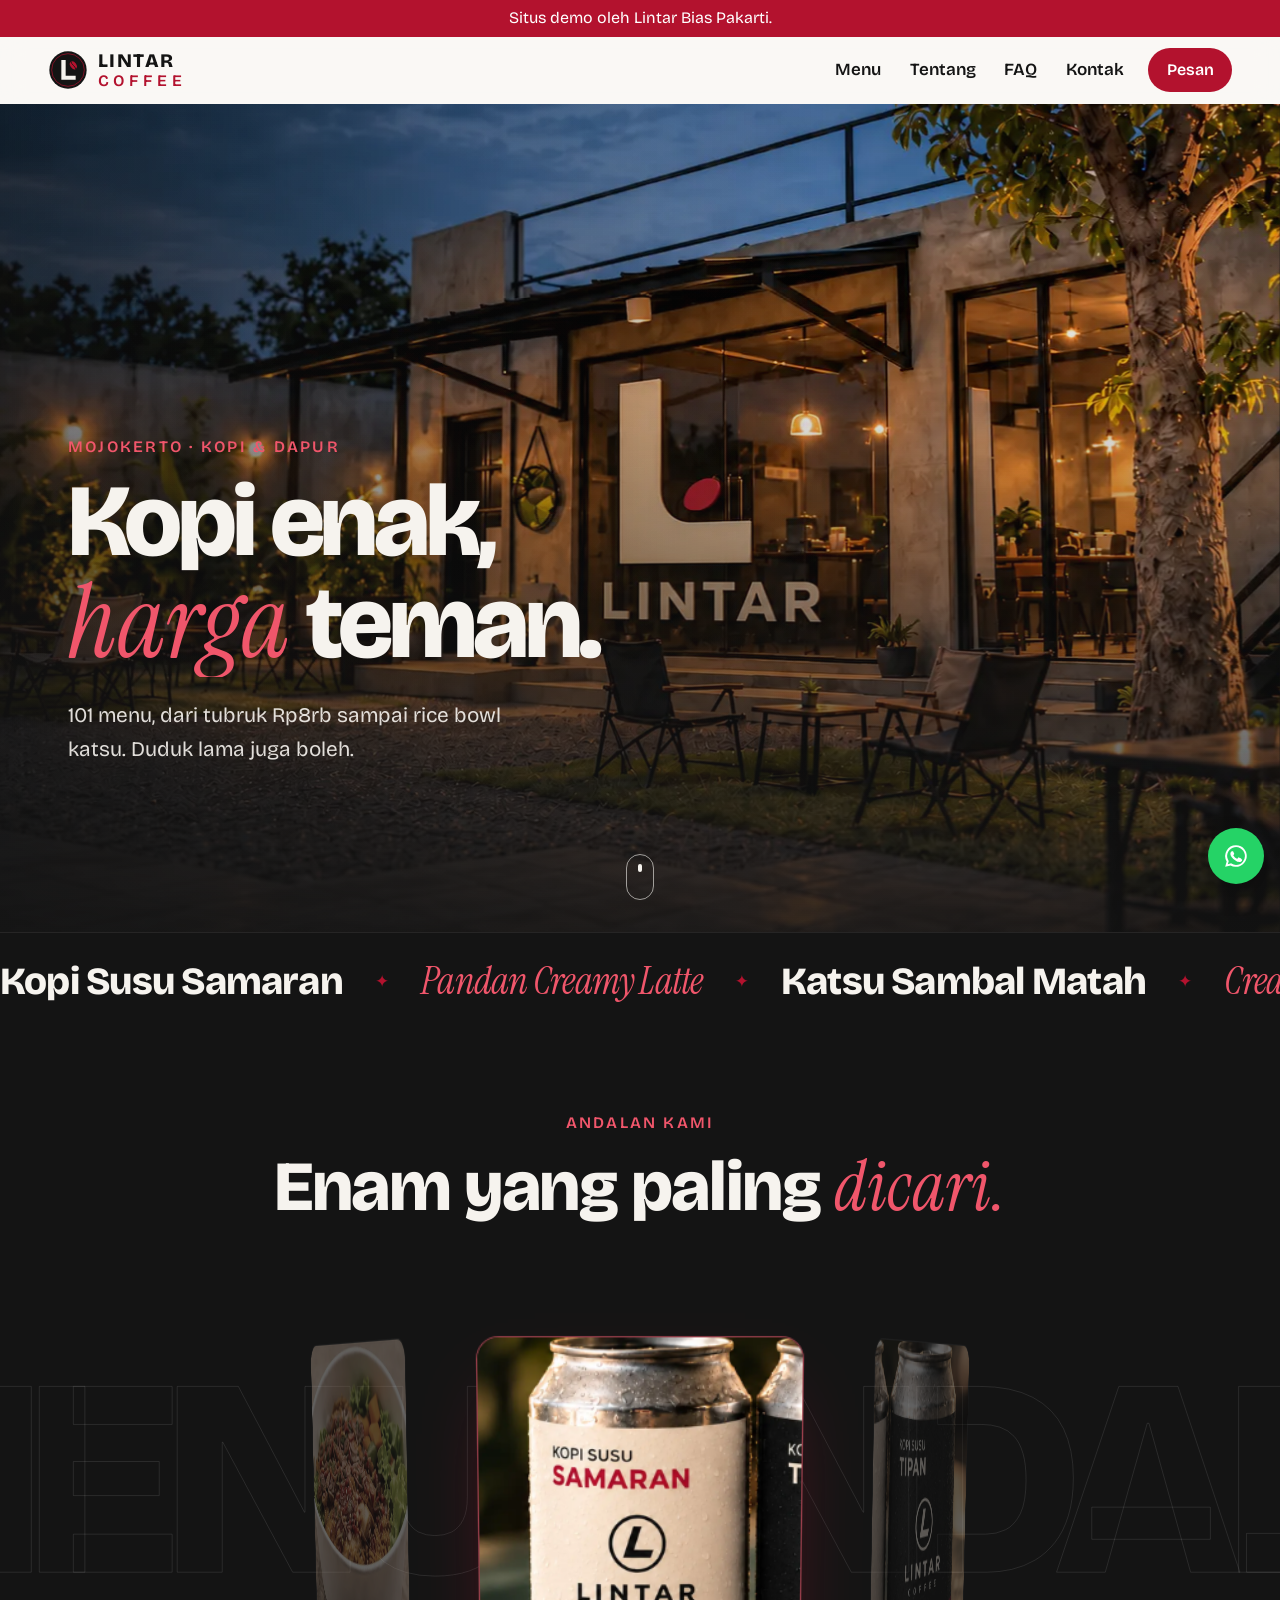
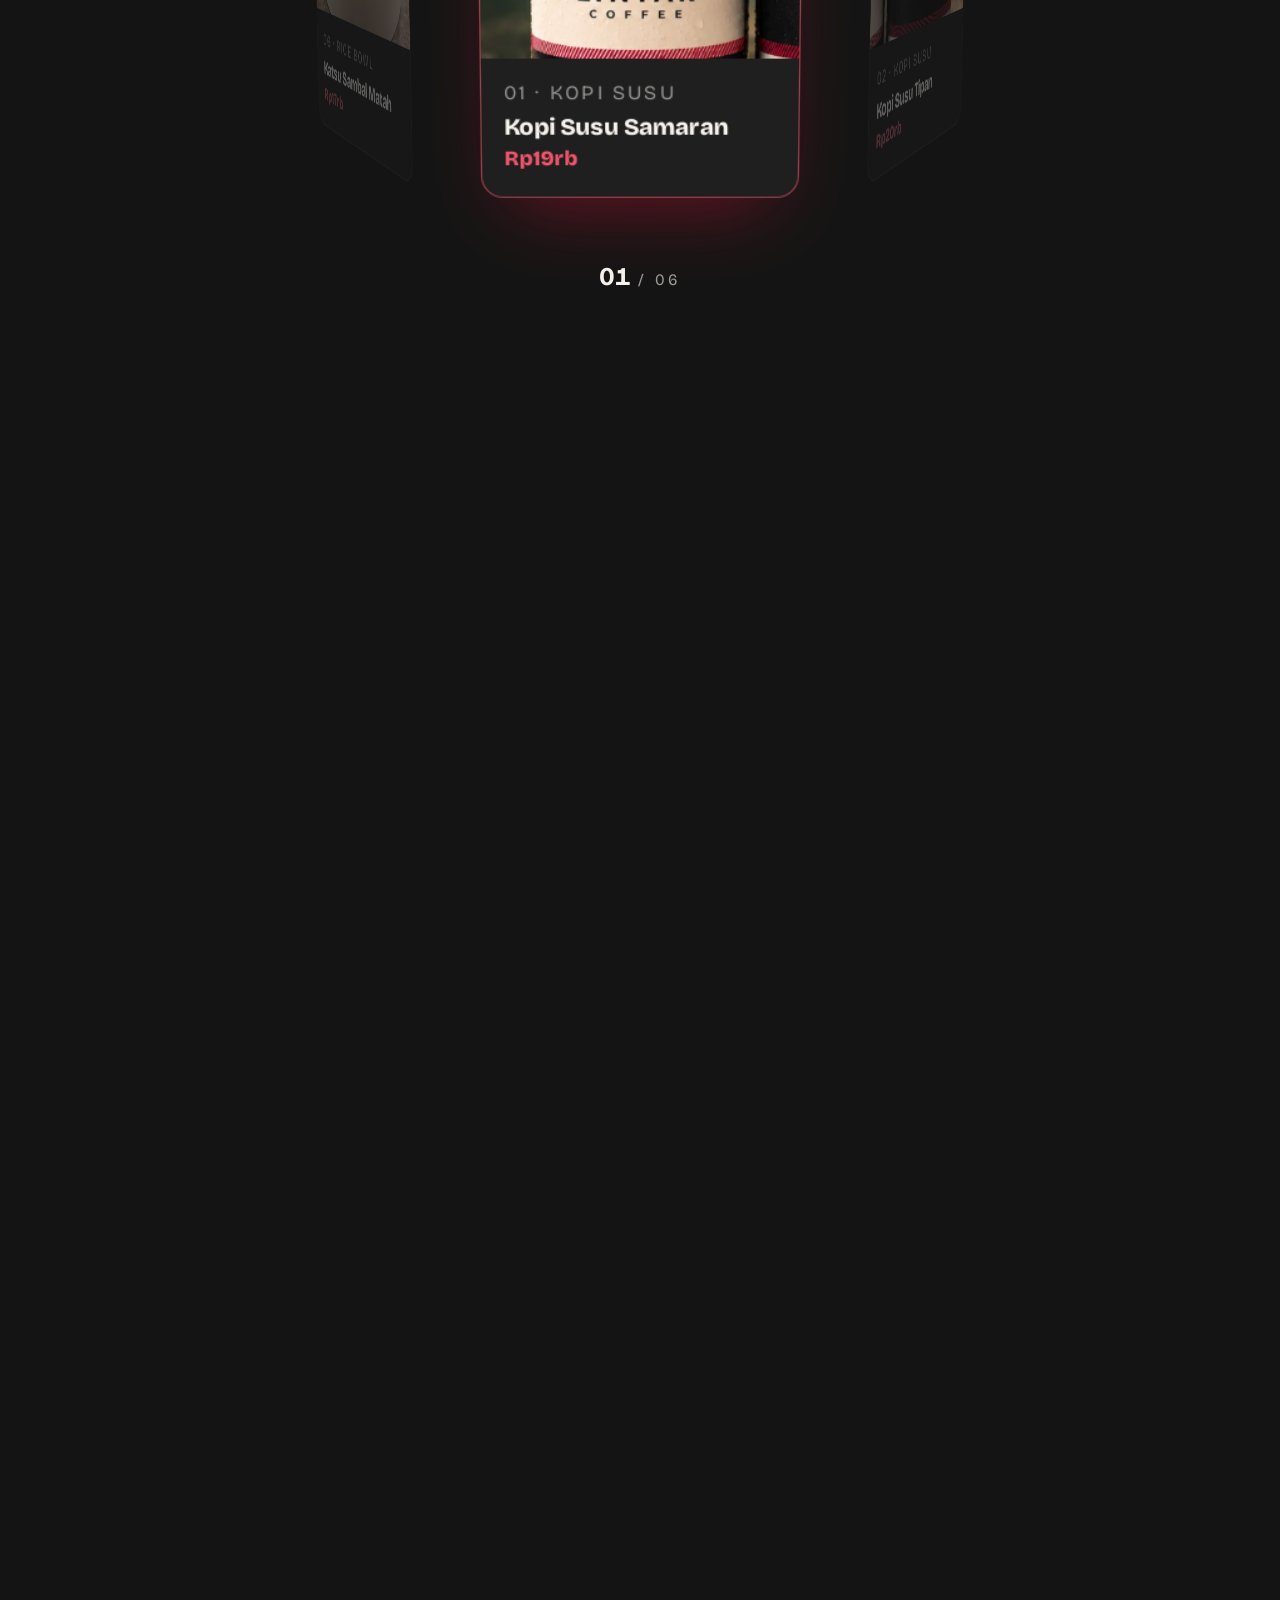
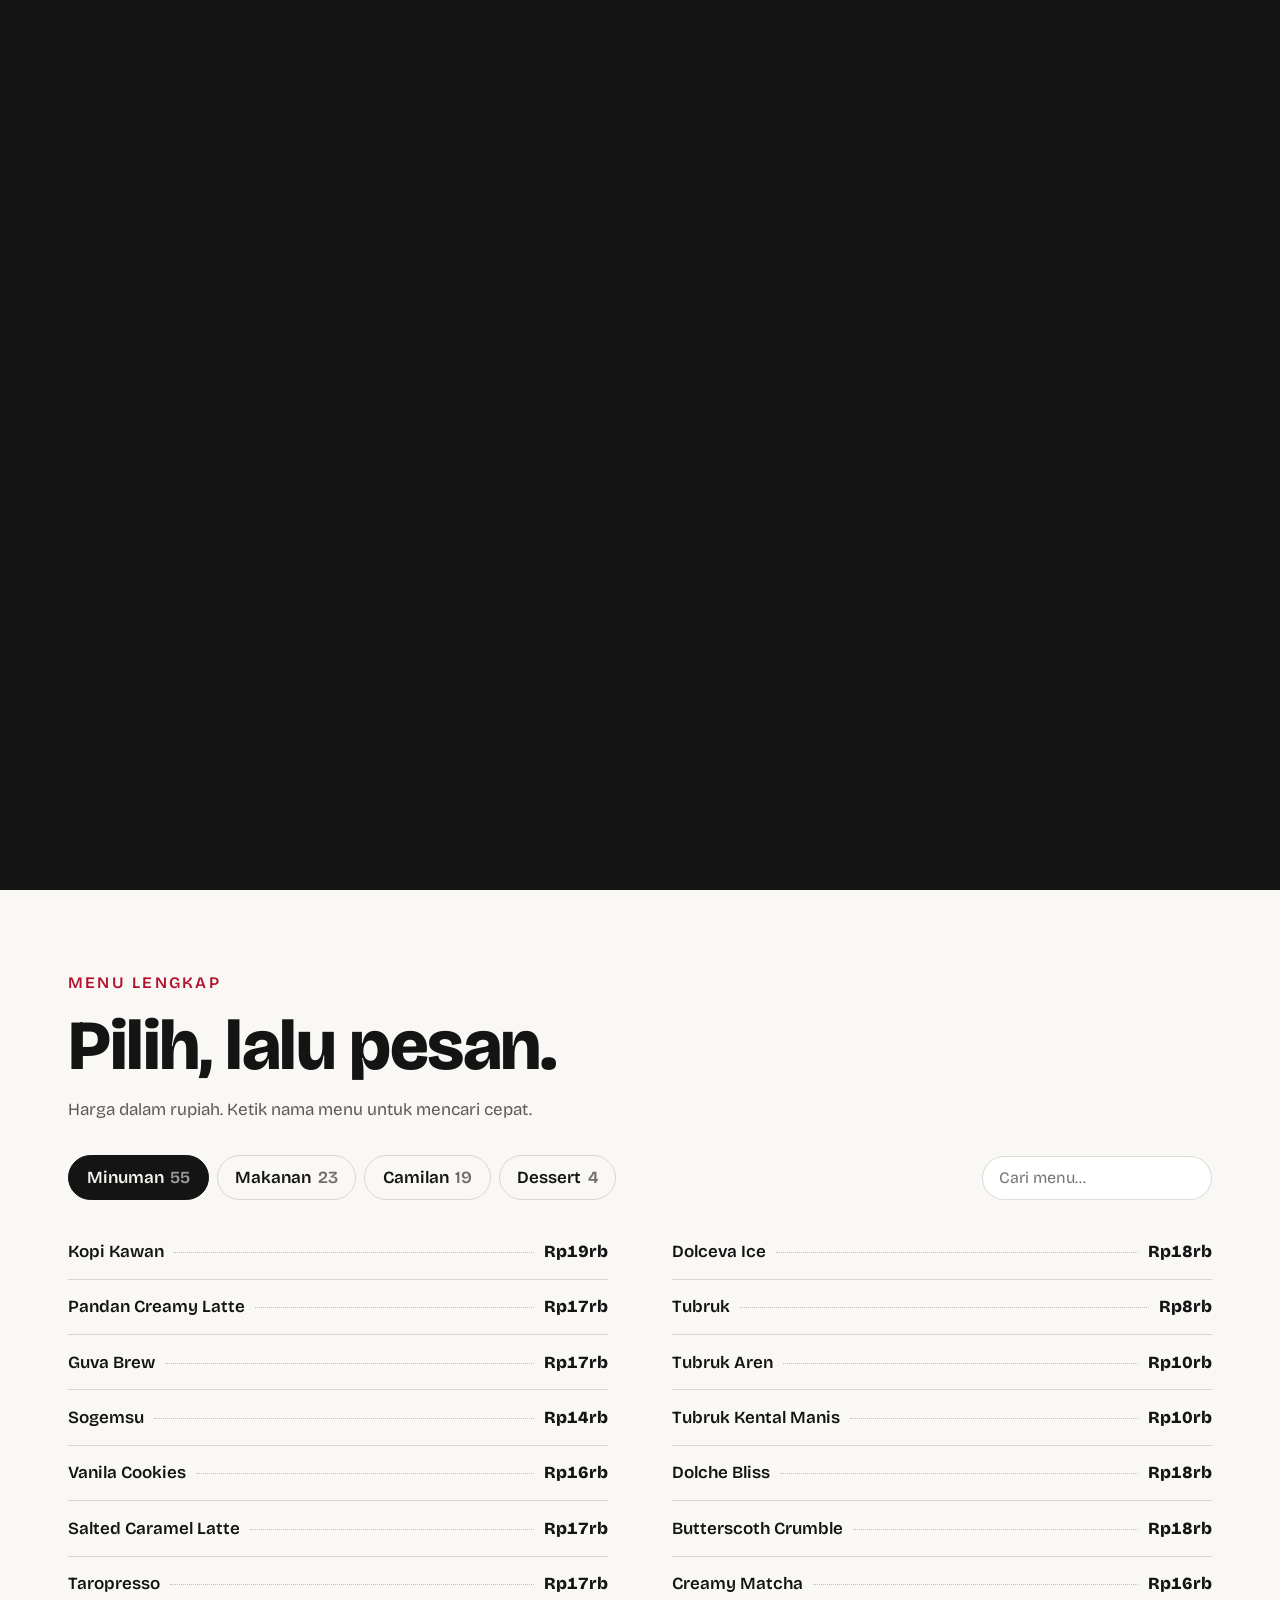
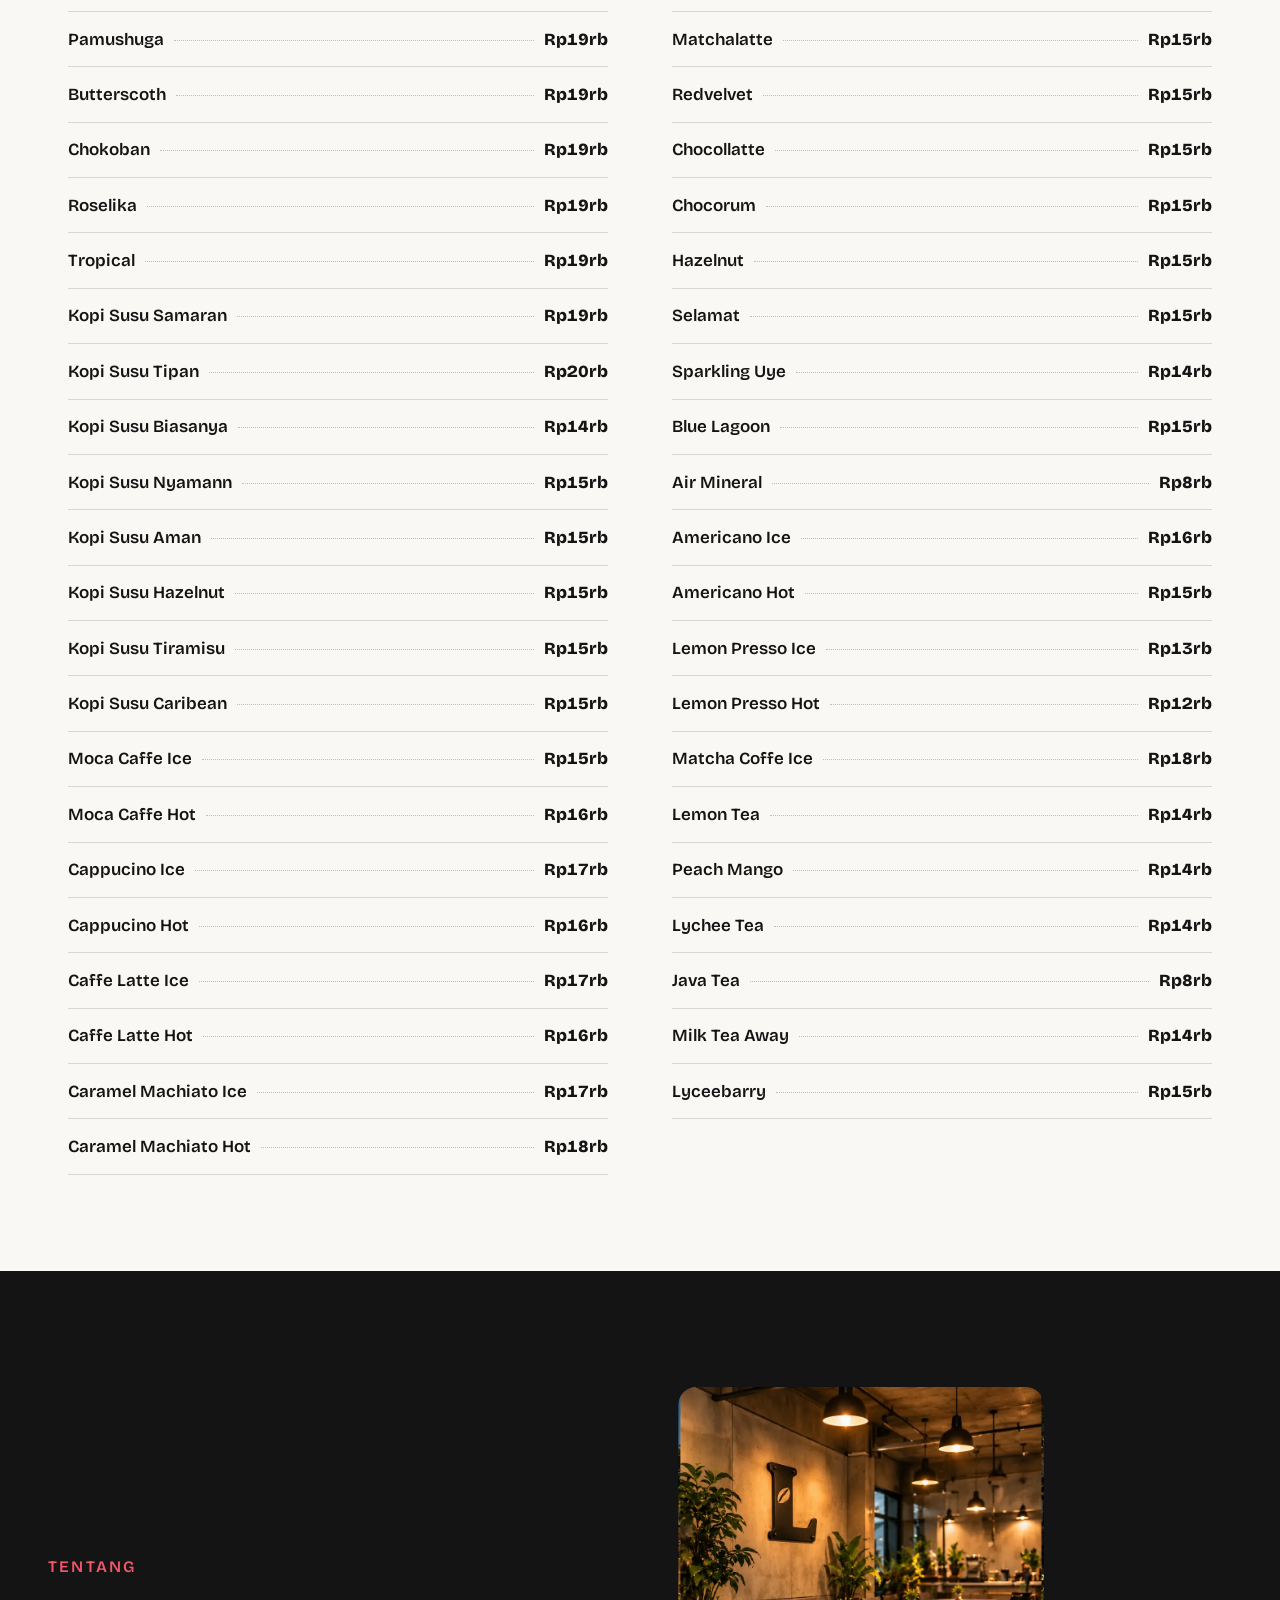
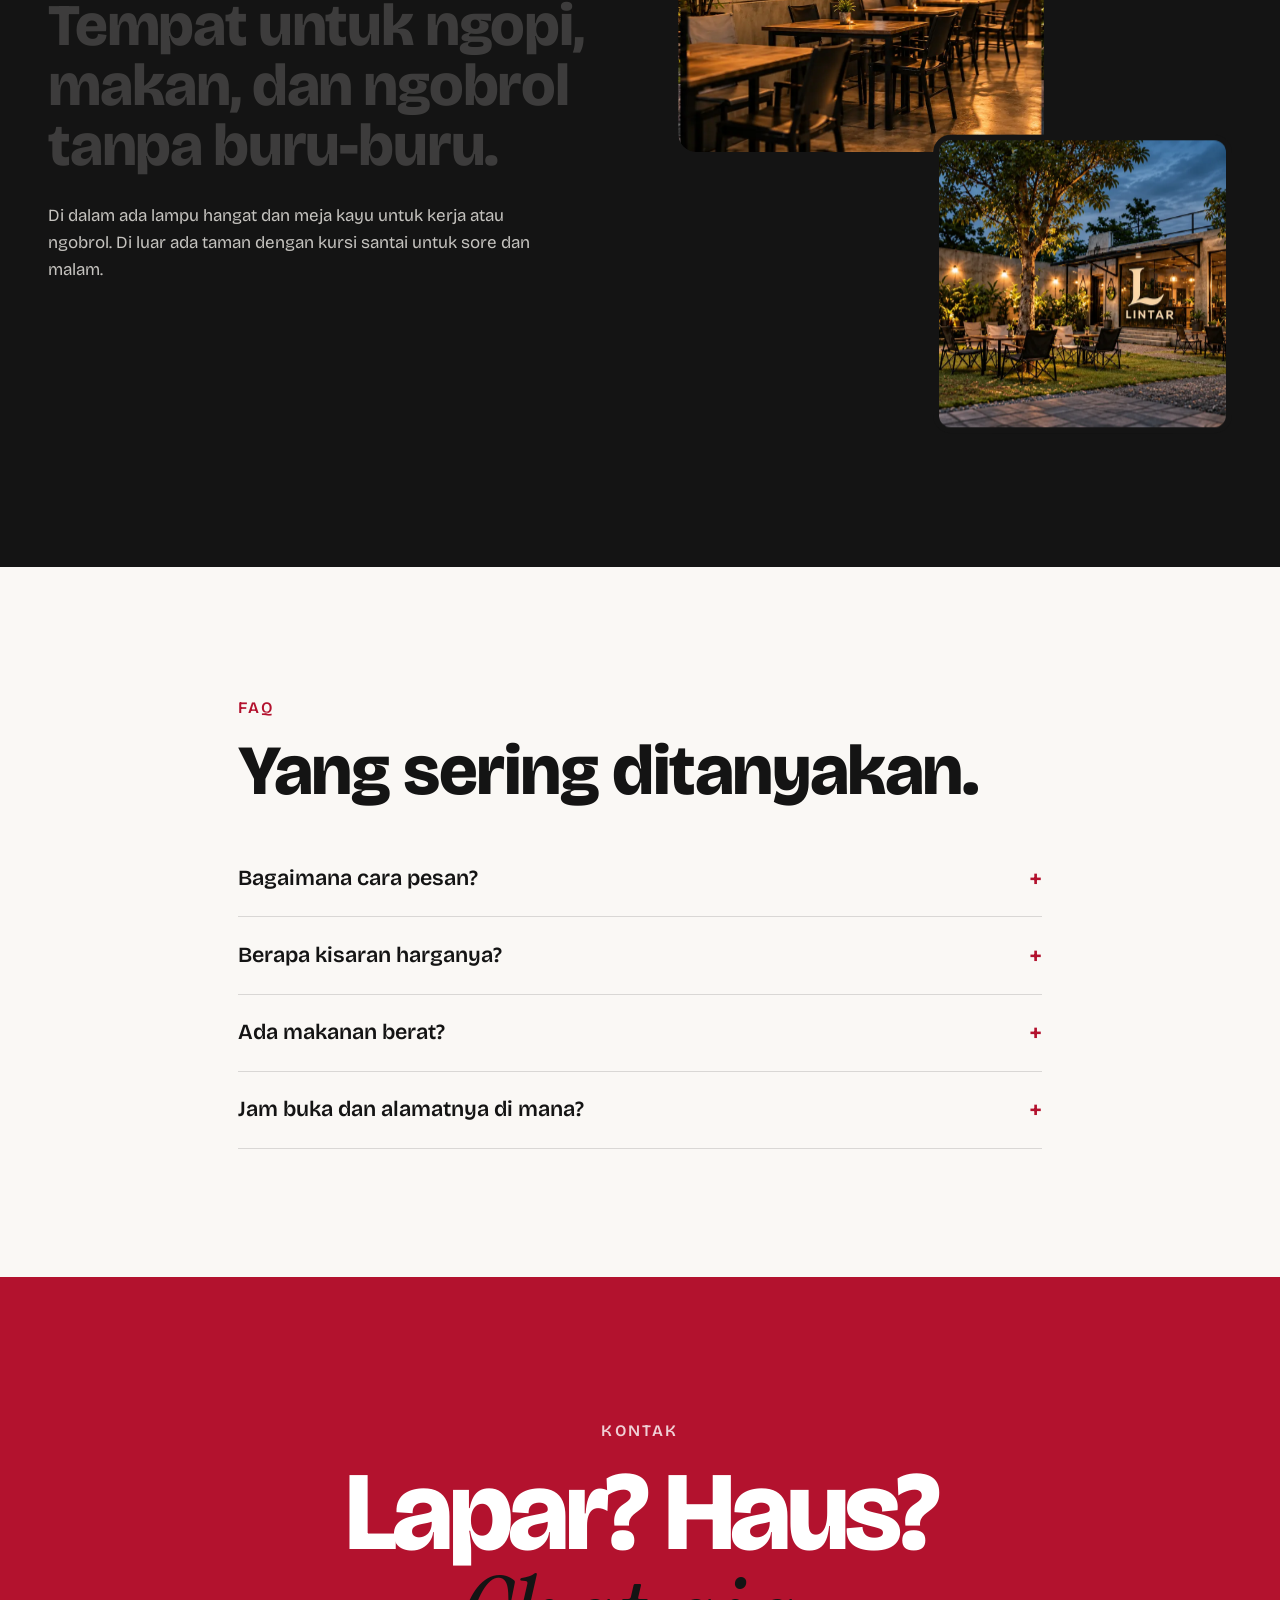
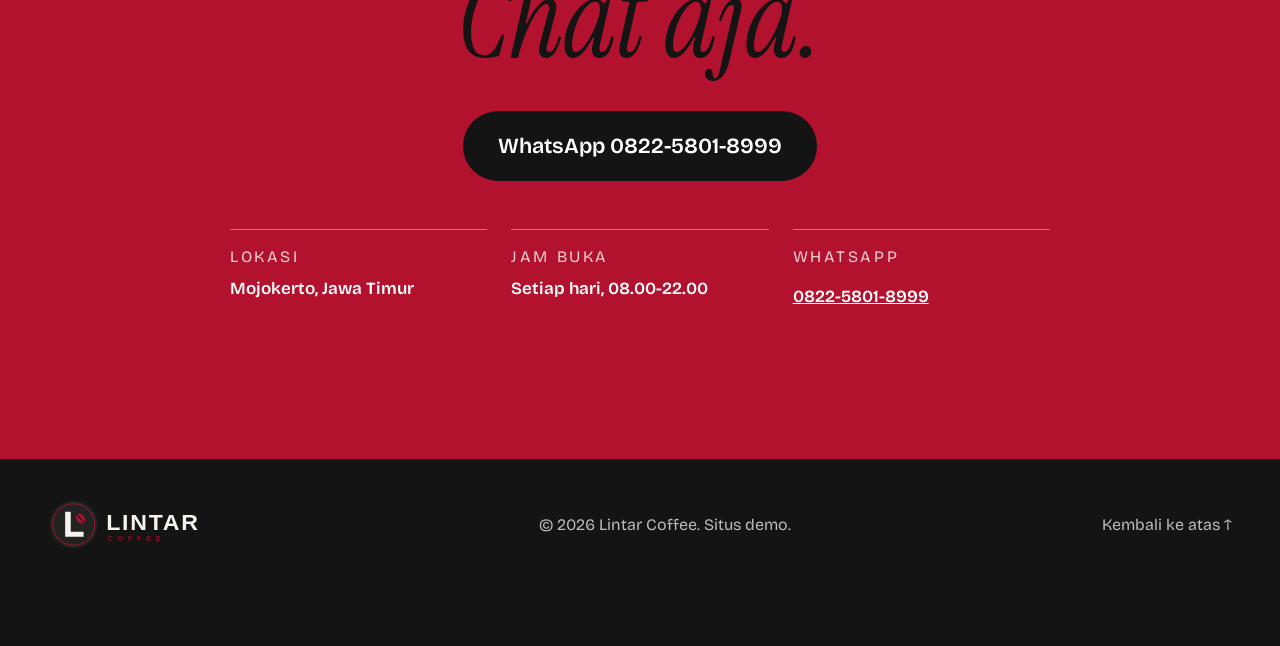
<file: free/index.html>
<!doctype html>
<html lang="id">
<head>
  <meta charset="utf-8">
  <meta name="viewport" content="width=device-width, initial-scale=1">
  <title>Lintar Coffee | Kopi Enak, Harga Teman (Situs Demo)</title>
  <meta name="description" content="Lintar Coffee: kopi susu, minuman, makanan dan camilan mulai Rp8rb. Lihat menu lengkap dan pesan lewat WhatsApp. Situs demo.">
  <meta name="robots" content="noindex, nofollow">
  <meta name="theme-color" content="#141414">
  <meta property="og:type" content="website">
  <meta property="og:locale" content="id_ID">
  <meta property="og:site_name" content="Lintar Coffee">
  <meta property="og:title" content="Lintar Coffee | Kopi Enak, Harga Teman">
  <meta property="og:description" content="101 menu, mulai Rp8rb. Pesan lewat WhatsApp.">
  <meta property="og:image" content="https://pakartistudio.github.io/lintar-coffee/assets/og-image.jpg">
  <meta name="twitter:card" content="summary_large_image">
  <link rel="canonical" href="https://pakartistudio.github.io/lintar-coffee/">
  <link rel="icon" type="image/svg+xml" href="assets/logo-mark.svg">
  <link rel="icon" type="image/png" sizes="32x32" href="assets/favicon-32.png">
  <link rel="apple-touch-icon" href="assets/apple-touch-icon.png">
  <link rel="preconnect" href="https://fonts.googleapis.com">
  <link rel="preconnect" href="https://fonts.gstatic.com" crossorigin>
  <link rel="stylesheet" href="https://fonts.googleapis.com/css2?family=Bricolage+Grotesque:opsz,wght@12..96,400;12..96,600;12..96,800&family=Instrument+Serif:ital@0;1&display=swap">
  <link rel="stylesheet" href="styles.css">
  <link rel="preload" as="image" href="assets/hero-1600.webp" imagesrcset="assets/hero-900.webp 900w, assets/hero-1600.webp 1600w" imagesizes="100vw">
  <script>document.documentElement.classList.add('js')</script>
  <script src="main.js" defer></script>
  <script type="application/ld+json">
  {
    "@context": "https://schema.org",
    "@type": "CafeOrCoffeeShop",
    "name": "Lintar Coffee",
    "url": "https://pakartistudio.github.io/lintar-coffee/",
    "servesCuisine": ["Kopi", "Indonesian"],
    "priceRange": "Rp8.000 - Rp20.000",
    "telephone": "+6282258018999",
    "openingHours": "Mo-Su 08:00-22:00",
    "geo": { "@type": "GeoCoordinates", "latitude": -7.4726, "longitude": 112.4338 },
    "address": { "@type": "PostalAddress", "addressLocality": "Mojokerto", "addressCountry": "ID" }
  }
  </script>
</head>
<body>
  <div class="demo-bar">Situs demo oleh Lintar Bias Pakarti.</div>

  <header class="site-header" data-header>
    <a class="brand" href="#top" aria-label="Lintar Coffee, ke atas">
      <img src="assets/logo-mark.svg" alt="" width="40" height="40">
      <span class="brand-name">LINTAR<small>COFFEE</small></span>
    </a>
    <nav class="nav" id="nav" aria-label="Navigasi utama">
      <a href="#menu">Menu</a>
      <a href="#tentang">Tentang</a>
      <a href="#faq">FAQ</a>
      <a href="#kontak">Kontak</a>
    </nav>
    <a class="btn btn-small btn-accent header-cta" href="https://wa.me/6282258018999?text=Halo%20Lintar%20Coffee%2C%20saya%20mau%20pesan%3A" target="_blank" rel="noopener">Pesan</a>
    <button class="nav-toggle" type="button" aria-expanded="false" aria-controls="nav" data-nav-toggle>
      <span class="sr-only">Buka navigasi</span><span class="bars" aria-hidden="true"></span>
    </button>
  </header>

  <main id="top">
    <section class="hero" aria-labelledby="hero-title">
      <div class="hero-media" data-parallax="0.25">
        <img src="assets/hero-1600.webp" srcset="assets/hero-900.webp 900w, assets/hero-1600.webp 1600w" sizes="100vw" alt="Lintar Coffee di malam hari: bangunan beton, kaca besar dan taman dengan kursi santai" width="1600" height="900" fetchpriority="high">
      </div>
      <div class="hero-inner">
        <p class="eyebrow reveal">Mojokerto · Kopi &amp; dapur</p>
        <h1 id="hero-title" class="hero-title">
          <span class="line"><span>Kopi enak,</span></span>
          <span class="line"><span><em>harga</em> teman.</span></span>
        </h1>
        <p class="hero-lead reveal">101 menu, dari tubruk Rp8rb sampai rice bowl katsu. Duduk lama juga boleh.</p>
        <div class="hero-actions reveal">
          <a class="btn btn-accent" href="#menu">Lihat menu</a>
          <a class="btn btn-ghost" href="https://wa.me/6282258018999?text=Halo%20Lintar%20Coffee%2C%20saya%20mau%20pesan%3A" target="_blank" rel="noopener">Pesan via WhatsApp</a>
        </div>
      </div>
      <a class="scroll-cue" href="#signature" aria-label="Gulir ke bawah"><span></span></a>
    </section>

    <div class="marquee" aria-hidden="true">
      <div class="marquee-track"><span>Kopi Susu Samaran</span><i>✦</i><span>Pandan Creamy Latte</span><i>✦</i><span>Katsu Sambal Matah</span><i>✦</i><span>Creamy Matcha</span><i>✦</i><span>Churros</span><i>✦</i><span>Kopi Susu Tipan</span><i>✦</i><span>Ramen Lintar</span><i>✦</i><span>Tubruk Aren</span><i>✦</i><span>Kopi Susu Samaran</span><i>✦</i><span>Pandan Creamy Latte</span><i>✦</i><span>Katsu Sambal Matah</span><i>✦</i><span>Creamy Matcha</span><i>✦</i><span>Churros</span><i>✦</i><span>Kopi Susu Tipan</span><i>✦</i><span>Ramen Lintar</span><i>✦</i><span>Tubruk Aren</span><i>✦</i></div>
    </div>

    <section class="menu-ring" id="signature" aria-labelledby="ring-title" data-ring>
      <div class="ring-sticky">
        <p class="ring-ghost" aria-hidden="true">MENU ANDALAN</p>
        <div class="ring-head">
          <p class="eyebrow">Andalan kami</p>
          <h2 id="ring-title">Enam yang paling <em>dicari.</em></h2>
        </div>
        <div class="ring-stage">
          <div class="ring" data-ring-track>
            <article class="ring-card" style="--i:0"><div class="ring-img"><img src="assets/samaran.webp" width="700" height="700" loading="lazy" alt="Kaleng Kopi Susu Samaran"></div><div class="ring-body"><small>01 · Kopi Susu</small><h3>Kopi Susu Samaran</h3><p>Rp19rb</p></div></article>
            <article class="ring-card" style="--i:1"><div class="ring-img"><img src="assets/tipan.webp" width="700" height="700" loading="lazy" alt="Kaleng Kopi Susu Tipan"></div><div class="ring-body"><small>02 · Kopi Susu</small><h3>Kopi Susu Tipan</h3><p>Rp20rb</p></div></article>
            <article class="ring-card" style="--i:2"><div class="ring-img"><img src="assets/blackpepper.webp" width="612" height="429" loading="lazy" alt="Rice bowl Katsu Blackpepper"></div><div class="ring-body"><small>03 · Rice Bowl</small><h3>Katsu Blackpepper</h3><p>Rp17rb</p></div></article>
            <article class="ring-card" style="--i:3"><div class="ring-img"><img src="assets/mayo.webp" width="612" height="428" loading="lazy" alt="Rice bowl Katsu Mayo"></div><div class="ring-body"><small>04 · Rice Bowl</small><h3>Katsu Mayo</h3><p>Rp17rb</p></div></article>
            <article class="ring-card" style="--i:4"><div class="ring-img"><img src="assets/spicy.webp" width="612" height="428" loading="lazy" alt="Rice bowl Katsu Spicy"></div><div class="ring-body"><small>05 · Rice Bowl</small><h3>Katsu Spicy</h3><p>Rp17rb</p></div></article>
            <article class="ring-card" style="--i:5"><div class="ring-img"><img src="assets/sambal-matah.webp" width="612" height="428" loading="lazy" alt="Rice bowl Katsu Sambal Matah"></div><div class="ring-body"><small>06 · Rice Bowl</small><h3>Katsu Sambal Matah</h3><p>Rp17rb</p></div></article>
          </div>
        </div>
        <p class="ring-count" aria-hidden="true"><b data-ring-index>01</b> / 06</p>
      </div>
    </section>

    <section class="menu" id="menu" aria-labelledby="menu-title">
      <div class="section-head">
        <p class="eyebrow reveal">Menu lengkap</p>
        <h2 id="menu-title" class="reveal">Pilih, lalu pesan.</h2>
        <p class="reveal muted">Harga dalam rupiah. Ketik nama menu untuk mencari cepat.</p>
      </div>
      <div class="menu-tools reveal">
        <div class="tabs" role="tablist" aria-label="Kategori menu"><button type="button" role="tab" id="tab-minuman" aria-controls="panel-minuman" aria-selected="true">Minuman <span>55</span></button><button type="button" role="tab" id="tab-makanan" aria-controls="panel-makanan" aria-selected="false" tabindex="-1">Makanan <span>23</span></button><button type="button" role="tab" id="tab-camilan" aria-controls="panel-camilan" aria-selected="false" tabindex="-1">Camilan <span>19</span></button><button type="button" role="tab" id="tab-dessert" aria-controls="panel-dessert" aria-selected="false" tabindex="-1">Dessert <span>4</span></button></div>
        <label class="search"><span class="sr-only">Cari menu</span><input type="search" placeholder="Cari menu…" data-menu-search autocomplete="off"></label>
      </div>
      <div class="menu-panel" role="tabpanel" id="panel-minuman" aria-labelledby="tab-minuman">
        <h3 class="panel-title">Minuman</h3>
        <ul class="menu-list">
          <li><span class="item-name">Kopi Kawan</span><span class="dots" aria-hidden="true"></span><span class="item-price">Rp19rb</span></li>
          <li><span class="item-name">Pandan Creamy Latte</span><span class="dots" aria-hidden="true"></span><span class="item-price">Rp17rb</span></li>
          <li><span class="item-name">Guva Brew</span><span class="dots" aria-hidden="true"></span><span class="item-price">Rp17rb</span></li>
          <li><span class="item-name">Sogemsu</span><span class="dots" aria-hidden="true"></span><span class="item-price">Rp14rb</span></li>
          <li><span class="item-name">Vanila Cookies</span><span class="dots" aria-hidden="true"></span><span class="item-price">Rp16rb</span></li>
          <li><span class="item-name">Salted Caramel Latte</span><span class="dots" aria-hidden="true"></span><span class="item-price">Rp17rb</span></li>
          <li><span class="item-name">Taropresso</span><span class="dots" aria-hidden="true"></span><span class="item-price">Rp17rb</span></li>
          <li><span class="item-name">Pamushuga</span><span class="dots" aria-hidden="true"></span><span class="item-price">Rp19rb</span></li>
          <li><span class="item-name">Butterscoth</span><span class="dots" aria-hidden="true"></span><span class="item-price">Rp19rb</span></li>
          <li><span class="item-name">Chokoban</span><span class="dots" aria-hidden="true"></span><span class="item-price">Rp19rb</span></li>
          <li><span class="item-name">Roselika</span><span class="dots" aria-hidden="true"></span><span class="item-price">Rp19rb</span></li>
          <li><span class="item-name">Tropical</span><span class="dots" aria-hidden="true"></span><span class="item-price">Rp19rb</span></li>
          <li><span class="item-name">Kopi Susu Samaran</span><span class="dots" aria-hidden="true"></span><span class="item-price">Rp19rb</span></li>
          <li><span class="item-name">Kopi Susu Tipan</span><span class="dots" aria-hidden="true"></span><span class="item-price">Rp20rb</span></li>
          <li><span class="item-name">Kopi Susu Biasanya</span><span class="dots" aria-hidden="true"></span><span class="item-price">Rp14rb</span></li>
          <li><span class="item-name">Kopi Susu Nyamann</span><span class="dots" aria-hidden="true"></span><span class="item-price">Rp15rb</span></li>
          <li><span class="item-name">Kopi Susu Aman</span><span class="dots" aria-hidden="true"></span><span class="item-price">Rp15rb</span></li>
          <li><span class="item-name">Kopi Susu Hazelnut</span><span class="dots" aria-hidden="true"></span><span class="item-price">Rp15rb</span></li>
          <li><span class="item-name">Kopi Susu Tiramisu</span><span class="dots" aria-hidden="true"></span><span class="item-price">Rp15rb</span></li>
          <li><span class="item-name">Kopi Susu Caribean</span><span class="dots" aria-hidden="true"></span><span class="item-price">Rp15rb</span></li>
          <li><span class="item-name">Moca Caffe Ice</span><span class="dots" aria-hidden="true"></span><span class="item-price">Rp15rb</span></li>
          <li><span class="item-name">Moca Caffe Hot</span><span class="dots" aria-hidden="true"></span><span class="item-price">Rp16rb</span></li>
          <li><span class="item-name">Cappucino Ice</span><span class="dots" aria-hidden="true"></span><span class="item-price">Rp17rb</span></li>
          <li><span class="item-name">Cappucino Hot</span><span class="dots" aria-hidden="true"></span><span class="item-price">Rp16rb</span></li>
          <li><span class="item-name">Caffe Latte Ice</span><span class="dots" aria-hidden="true"></span><span class="item-price">Rp17rb</span></li>
          <li><span class="item-name">Caffe Latte Hot</span><span class="dots" aria-hidden="true"></span><span class="item-price">Rp16rb</span></li>
          <li><span class="item-name">Caramel Machiato Ice</span><span class="dots" aria-hidden="true"></span><span class="item-price">Rp17rb</span></li>
          <li><span class="item-name">Caramel Machiato Hot</span><span class="dots" aria-hidden="true"></span><span class="item-price">Rp18rb</span></li>
          <li><span class="item-name">Dolceva Ice</span><span class="dots" aria-hidden="true"></span><span class="item-price">Rp18rb</span></li>
          <li><span class="item-name">Tubruk</span><span class="dots" aria-hidden="true"></span><span class="item-price">Rp8rb</span></li>
          <li><span class="item-name">Tubruk Aren</span><span class="dots" aria-hidden="true"></span><span class="item-price">Rp10rb</span></li>
          <li><span class="item-name">Tubruk Kental Manis</span><span class="dots" aria-hidden="true"></span><span class="item-price">Rp10rb</span></li>
          <li><span class="item-name">Dolche Bliss</span><span class="dots" aria-hidden="true"></span><span class="item-price">Rp18rb</span></li>
          <li><span class="item-name">Butterscoth Crumble</span><span class="dots" aria-hidden="true"></span><span class="item-price">Rp18rb</span></li>
          <li><span class="item-name">Creamy Matcha</span><span class="dots" aria-hidden="true"></span><span class="item-price">Rp16rb</span></li>
          <li><span class="item-name">Matchalatte</span><span class="dots" aria-hidden="true"></span><span class="item-price">Rp15rb</span></li>
          <li><span class="item-name">Redvelvet</span><span class="dots" aria-hidden="true"></span><span class="item-price">Rp15rb</span></li>
          <li><span class="item-name">Chocollatte</span><span class="dots" aria-hidden="true"></span><span class="item-price">Rp15rb</span></li>
          <li><span class="item-name">Chocorum</span><span class="dots" aria-hidden="true"></span><span class="item-price">Rp15rb</span></li>
          <li><span class="item-name">Hazelnut</span><span class="dots" aria-hidden="true"></span><span class="item-price">Rp15rb</span></li>
          <li><span class="item-name">Selamat</span><span class="dots" aria-hidden="true"></span><span class="item-price">Rp15rb</span></li>
          <li><span class="item-name">Sparkling Uye</span><span class="dots" aria-hidden="true"></span><span class="item-price">Rp14rb</span></li>
          <li><span class="item-name">Blue Lagoon</span><span class="dots" aria-hidden="true"></span><span class="item-price">Rp15rb</span></li>
          <li><span class="item-name">Air Mineral</span><span class="dots" aria-hidden="true"></span><span class="item-price">Rp8rb</span></li>
          <li><span class="item-name">Americano Ice</span><span class="dots" aria-hidden="true"></span><span class="item-price">Rp16rb</span></li>
          <li><span class="item-name">Americano Hot</span><span class="dots" aria-hidden="true"></span><span class="item-price">Rp15rb</span></li>
          <li><span class="item-name">Lemon Presso Ice</span><span class="dots" aria-hidden="true"></span><span class="item-price">Rp13rb</span></li>
          <li><span class="item-name">Lemon Presso Hot</span><span class="dots" aria-hidden="true"></span><span class="item-price">Rp12rb</span></li>
          <li><span class="item-name">Matcha Coffe Ice</span><span class="dots" aria-hidden="true"></span><span class="item-price">Rp18rb</span></li>
          <li><span class="item-name">Lemon Tea</span><span class="dots" aria-hidden="true"></span><span class="item-price">Rp14rb</span></li>
          <li><span class="item-name">Peach Mango</span><span class="dots" aria-hidden="true"></span><span class="item-price">Rp14rb</span></li>
          <li><span class="item-name">Lychee Tea</span><span class="dots" aria-hidden="true"></span><span class="item-price">Rp14rb</span></li>
          <li><span class="item-name">Java Tea</span><span class="dots" aria-hidden="true"></span><span class="item-price">Rp8rb</span></li>
          <li><span class="item-name">Milk Tea Away</span><span class="dots" aria-hidden="true"></span><span class="item-price">Rp14rb</span></li>
          <li><span class="item-name">Lyceebarry</span><span class="dots" aria-hidden="true"></span><span class="item-price">Rp15rb</span></li>
        </ul>
      </div>
      <div class="menu-panel" role="tabpanel" id="panel-makanan" aria-labelledby="tab-makanan" hidden>
        <h3 class="panel-title">Makanan</h3>
        <ul class="menu-list">
          <li><span class="item-name">Indomie Tori Miso</span><span class="dots" aria-hidden="true"></span><span class="item-price">Rp15rb</span></li>
          <li><span class="item-name">Udang Bakar</span><span class="dots" aria-hidden="true"></span><span class="item-price">Rp20rb</span></li>
          <li><span class="item-name">Spaghetti Bolognese</span><span class="dots" aria-hidden="true"></span><span class="item-price">Rp20rb</span></li>
          <li><span class="item-name">Spaghetti Carbonara</span><span class="dots" aria-hidden="true"></span><span class="item-price">Rp20rb</span></li>
          <li><span class="item-name">Chicken Steak</span><span class="dots" aria-hidden="true"></span><span class="item-price">Rp20rb</span></li>
          <li><span class="item-name">Indomie Goreng</span><span class="dots" aria-hidden="true"></span><span class="item-price">Rp14rb</span></li>
          <li><span class="item-name">Indomie Nyemek Lintar</span><span class="dots" aria-hidden="true"></span><span class="item-price">Rp16rb</span></li>
          <li><span class="item-name">Katsu Mayo</span><span class="dots" aria-hidden="true"></span><span class="item-price">Rp17rb</span></li>
          <li><span class="item-name">Katsu Blackpepper</span><span class="dots" aria-hidden="true"></span><span class="item-price">Rp17rb</span></li>
          <li><span class="item-name">Katsu Spicy</span><span class="dots" aria-hidden="true"></span><span class="item-price">Rp17rb</span></li>
          <li><span class="item-name">Katsu Sambal Matah</span><span class="dots" aria-hidden="true"></span><span class="item-price">Rp17rb</span></li>
          <li><span class="item-name">Ayam Chillipadi</span><span class="dots" aria-hidden="true"></span><span class="item-price">Rp20rb</span></li>
          <li><span class="item-name">Nasi Goreng Katsu</span><span class="dots" aria-hidden="true"></span><span class="item-price">Rp20rb</span></li>
          <li><span class="item-name">Spicy Chicken Wings</span><span class="dots" aria-hidden="true"></span><span class="item-price">Rp20rb</span></li>
          <li><span class="item-name">Seblak Lintar</span><span class="dots" aria-hidden="true"></span><span class="item-price">Rp18rb</span></li>
          <li><span class="item-name">Beef Blackpepper</span><span class="dots" aria-hidden="true"></span><span class="item-price">Rp20rb</span></li>
          <li><span class="item-name">Nasi Mbrebet</span><span class="dots" aria-hidden="true"></span><span class="item-price">Rp17rb</span></li>
          <li><span class="item-name">Ayam Cabe Garam</span><span class="dots" aria-hidden="true"></span><span class="item-price">Rp20rb</span></li>
          <li><span class="item-name">Ayam Teriyaki</span><span class="dots" aria-hidden="true"></span><span class="item-price">Rp20rb</span></li>
          <li><span class="item-name">Nasi Pecel Lintar</span><span class="dots" aria-hidden="true"></span><span class="item-price">Rp15rb</span></li>
          <li><span class="item-name">Sapo Tahu Seafood</span><span class="dots" aria-hidden="true"></span><span class="item-price">Rp20rb</span></li>
          <li><span class="item-name">Ayam Asam Manis</span><span class="dots" aria-hidden="true"></span><span class="item-price">Rp20rb</span></li>
          <li><span class="item-name">Ramen Lintar</span><span class="dots" aria-hidden="true"></span><span class="item-price">Rp20rb</span></li>
        </ul>
      </div>
      <div class="menu-panel" role="tabpanel" id="panel-camilan" aria-labelledby="tab-camilan" hidden>
        <h3 class="panel-title">Camilan</h3>
        <ul class="menu-list">
          <li><span class="item-name">Mix Platter</span><span class="dots" aria-hidden="true"></span><span class="item-price">Rp19rb</span></li>
          <li><span class="item-name">Churros</span><span class="dots" aria-hidden="true"></span><span class="item-price">Rp14rb</span></li>
          <li><span class="item-name">Cheezy Fries</span><span class="dots" aria-hidden="true"></span><span class="item-price">Rp16rb</span></li>
          <li><span class="item-name">Bologna Fries</span><span class="dots" aria-hidden="true"></span><span class="item-price">Rp16rb</span></li>
          <li><span class="item-name">Udang Keju</span><span class="dots" aria-hidden="true"></span><span class="item-price">Rp13rb</span></li>
          <li><span class="item-name">Dimsum Goreng Keju</span><span class="dots" aria-hidden="true"></span><span class="item-price">Rp16rb</span></li>
          <li><span class="item-name">Pentol Bakar</span><span class="dots" aria-hidden="true"></span><span class="item-price">Rp13rb</span></li>
          <li><span class="item-name">Cireng Isi Ayam</span><span class="dots" aria-hidden="true"></span><span class="item-price">Rp13rb</span></li>
          <li><span class="item-name">Cireng Isi Keju</span><span class="dots" aria-hidden="true"></span><span class="item-price">Rp13rb</span></li>
          <li><span class="item-name">Tempe Mendoan</span><span class="dots" aria-hidden="true"></span><span class="item-price">Rp13rb</span></li>
          <li><span class="item-name">Sempol</span><span class="dots" aria-hidden="true"></span><span class="item-price">Rp13rb</span></li>
          <li><span class="item-name">Tahu Walik</span><span class="dots" aria-hidden="true"></span><span class="item-price">Rp13rb</span></li>
          <li><span class="item-name">Dimsum</span><span class="dots" aria-hidden="true"></span><span class="item-price">Rp13rb</span></li>
          <li><span class="item-name">Chicken Pok Pok</span><span class="dots" aria-hidden="true"></span><span class="item-price">Rp15rb</span></li>
          <li><span class="item-name">Croffle Original</span><span class="dots" aria-hidden="true"></span><span class="item-price">Rp12rb</span></li>
          <li><span class="item-name">Croffle Topping</span><span class="dots" aria-hidden="true"></span><span class="item-price">Rp15rb</span></li>
          <li><span class="item-name">Bakwan Jagung</span><span class="dots" aria-hidden="true"></span><span class="item-price">Rp15rb</span></li>
          <li><span class="item-name">Pisang Goreng Madu (2 pcs)</span><span class="dots" aria-hidden="true"></span><span class="item-price">Rp11rb</span></li>
          <li><span class="item-name">Sando</span><span class="dots" aria-hidden="true"></span><span class="item-price">Rp14rb</span></li>
        </ul>
      </div>
      <div class="menu-panel" role="tabpanel" id="panel-dessert" aria-labelledby="tab-dessert" hidden>
        <h3 class="panel-title">Dessert</h3>
        <ul class="menu-list">
          <li><span class="item-name">Quesillo</span><span class="dots" aria-hidden="true"></span><span class="item-price">Rp19rb</span></li>
          <li><span class="item-name">Tiramisu Cake</span><span class="dots" aria-hidden="true"></span><span class="item-price">Rp19rb</span></li>
          <li><span class="item-name">Dessert Cake in a Can - Matcha</span><span class="dots" aria-hidden="true"></span><span class="item-price">Rp20rb</span></li>
          <li><span class="item-name">Dessert Cake in a Can - Strawberry</span><span class="dots" aria-hidden="true"></span><span class="item-price">Rp20rb</span></li>
        </ul>
      </div>
      <p class="menu-empty" data-menu-empty hidden>Menu tidak ditemukan. Coba kata lain.</p>
    </section>

    <section class="about" id="tentang" aria-labelledby="about-title">
      <div class="about-copy">
        <p class="eyebrow reveal">Tentang</p>
        <h2 id="about-title" class="big-statement" data-words>Tempat untuk ngopi, makan, dan ngobrol tanpa buru-buru.</h2>
        <p class="reveal">Di dalam ada lampu hangat dan meja kayu untuk kerja atau ngobrol. Di luar ada taman dengan kursi santai untuk sore dan malam.</p>
      </div>
      <div class="about-photos">
        <figure class="ph ph-a reveal-clip" data-parallax="-0.08"><img src="assets/indoor.webp" alt="Ruang dalam Lintar Coffee dengan lampu gantung dan meja kayu" width="900" height="900" loading="lazy"></figure>
        <figure class="ph ph-b reveal-clip" data-parallax="0.1"><img src="assets/outdoor.webp" alt="Taman Lintar Coffee di malam hari" width="900" height="900" loading="lazy"></figure>
      </div>
    </section>

    <section class="faq" id="faq" aria-labelledby="faq-title">
      <div class="section-head">
        <p class="eyebrow reveal">FAQ</p>
        <h2 id="faq-title" class="reveal">Yang sering ditanyakan.</h2>
      </div>
      <div class="faq-list">
        <details class="reveal"><summary>Bagaimana cara pesan?</summary><p>Pilih menu di atas, lalu kirim pesanan lewat WhatsApp ke 0822-5801-8999. Kami balas dengan total dan waktu siap.</p></details>
        <details class="reveal"><summary>Berapa kisaran harganya?</summary><p>Mulai Rp8rb (Tubruk, Air Mineral, Java Tea) sampai Rp20rb. Kebanyakan minuman Rp14rb–19rb.</p></details>
        <details class="reveal"><summary>Ada makanan berat?</summary><p>Ada 23 menu makanan: rice bowl katsu, nasi goreng, spaghetti, ramen, ayam dan lainnya.</p></details>
        <details class="reveal"><summary>Jam buka dan alamatnya di mana?</summary><p>Kami buka setiap hari pukul 08.00-22.00, di Mojokerto, Jawa Timur. Mau pastikan sebelum datang? Chat lewat WhatsApp.</p></details>
      </div>
    </section>

    <section class="contact" id="kontak" aria-labelledby="contact-title">
      <div class="contact-inner">
        <p class="eyebrow reveal">Kontak</p>
        <h2 id="contact-title" class="contact-title reveal">Lapar? Haus?<br><em>Chat aja.</em></h2>
        <a class="btn btn-accent btn-big reveal magnetic" href="https://wa.me/6282258018999?text=Halo%20Lintar%20Coffee%2C%20saya%20mau%20pesan%3A" target="_blank" rel="noopener">WhatsApp 0822-5801-8999</a>
        <dl class="contact-list reveal">
          <div><dt>Lokasi</dt><dd>Mojokerto, Jawa Timur</dd></div>
          <div><dt>Jam buka</dt><dd>Setiap hari, 08.00-22.00</dd></div>
          <div><dt>WhatsApp</dt><dd><a href="https://wa.me/6282258018999?text=Halo%20Lintar%20Coffee%2C%20saya%20mau%20pesan%3A" target="_blank" rel="noopener">0822-5801-8999</a></dd></div>
        </dl>
      </div>
    </section>
  </main>

  <footer class="site-footer">
    <img src="assets/logo-wordmark-light.svg" alt="Lintar Coffee" width="210" height="60" loading="lazy">
    <p>© <span data-year>2026</span> Lintar Coffee. Situs demo.</p>
    <a href="#top">Kembali ke atas ↑</a>
  </footer>

  <a class="wa-float" href="https://wa.me/6282258018999?text=Halo%20Lintar%20Coffee%2C%20saya%20mau%20pesan%3A" target="_blank" rel="noopener" aria-label="Pesan via WhatsApp">
    <svg viewBox="0 0 24 24" width="26" height="26" aria-hidden="true"><path fill="currentColor" d="M12 2a10 10 0 0 0-8.6 15.1L2 22l5-1.3A10 10 0 1 0 12 2Zm0 18.2a8.2 8.2 0 0 1-4.2-1.2l-.3-.2-3 .8.8-2.9-.2-.3A8.2 8.2 0 1 1 12 20.2Zm4.5-6.1c-.2-.1-1.5-.7-1.7-.8-.2-.1-.4-.1-.6.1l-.8 1c-.1.2-.3.2-.5.1a6.7 6.7 0 0 1-3.3-2.9c-.3-.4.3-.4.7-1.4.1-.2 0-.3 0-.4l-.8-1.8c-.2-.5-.4-.4-.6-.4h-.5a1 1 0 0 0-.7.3 3 3 0 0 0-.9 2.2 5.2 5.2 0 0 0 1.1 2.8 11.9 11.9 0 0 0 4.6 4c1.7.7 2.4.8 3.2.7.5-.1 1.5-.6 1.8-1.2.2-.6.2-1.1.1-1.2l-.5-.3Z"/></svg>
  </a>
</body>
</html>
</file>
<file: free/styles.css>
:root {
  --ink: #141414;
  --ink-2: #222222;
  --cream: #F6F3EE;
  --paper: #faf8f5;
  --clay: #B3122E;
  --clay-deep: #8e0c22;
  --muted: #5f5a55;
  --line: rgba(20,20,20, 0.14);
  --display: "Bricolage Grotesque", system-ui, sans-serif;
  --serif: "Instrument Serif", Georgia, serif;
  --ease: cubic-bezier(0.22, 1, 0.36, 1);
  --pad: clamp(1.1rem, 4vw, 3rem);
  --max: 1240px;
}

*, *::before, *::after { box-sizing: border-box; }
html { overflow-x: clip; scroll-behavior: smooth; scroll-padding-top: 76px; -webkit-text-size-adjust: 100%; }
body {
  margin: 0;
  font-family: var(--display);
  font-size: 1.0625rem;
  line-height: 1.6;
  color: var(--ink);
  background: var(--paper);
  -webkit-font-smoothing: antialiased;
  overflow-x: clip;
}
img { display: block; max-width: 100%; height: auto; }
a { color: inherit; }
h1, h2, h3 { font-weight: 800; line-height: 1.02; letter-spacing: -0.02em; margin: 0; }
h2 { font-size: clamp(2.2rem, 5.5vw, 4.4rem); }
em { font-family: var(--serif); font-style: italic; font-weight: 400; letter-spacing: 0; }
p { margin: 0; }
.sr-only { position: absolute; width: 1px; height: 1px; overflow: hidden; clip: rect(0 0 0 0); white-space: nowrap; }
.muted { color: var(--muted); }
.eyebrow {
  font-size: 1rem; font-weight: 600; letter-spacing: 0.14em; text-transform: uppercase;
  color: var(--clay); margin-bottom: 1rem;
}
:focus-visible { outline: 3px solid var(--clay); outline-offset: 3px; }

.demo-bar {
  background: var(--clay); color: #fff; text-align: center;
  font-size: 1rem; padding: 0.45rem var(--pad); line-height: 1.4;
}

/* Buttons */
.btn {
  display: inline-flex; align-items: center; justify-content: center; gap: 0.5rem;
  min-height: 48px; padding: 0.8rem 1.5rem; border-radius: 999px;
  font-weight: 600; font-size: 1rem; text-decoration: none;
  transition: transform 0.3s var(--ease), background-color 0.3s, color 0.3s, box-shadow 0.3s;
}
.btn-accent { background: var(--clay); color: #fff; }
.btn-accent:hover { background: var(--clay-deep); box-shadow: 0 10px 30px -10px rgba(179,18,46, 0.7); }
.btn-ghost { border: 1.5px solid rgba(246,243,238, 0.6); color: var(--cream); }
.btn-ghost:hover { background: var(--cream); color: var(--ink); }
.btn-small { min-height: 44px; padding: 0.5rem 1.15rem; font-size: 1rem; }
.btn-big { font-size: clamp(1.05rem, 2.6vw, 1.35rem); padding: 1.1rem 2.2rem; }

/* Header */
.site-header {
  position: sticky; top: 0; z-index: 50;
  display: flex; align-items: center; gap: 1.5rem;
  padding: 0.7rem var(--pad);
  background: rgba(250, 248, 245, 0.86);
  backdrop-filter: blur(12px); -webkit-backdrop-filter: blur(12px);
  border-bottom: 1px solid transparent;
  transition: transform 0.45s var(--ease), border-color 0.3s;
}
.site-header.is-scrolled { border-color: var(--line); }
.site-header.is-hidden { transform: translateY(-100%); }
.brand { display: flex; align-items: center; gap: 0.6rem; text-decoration: none; margin-right: auto; }
.brand img { width: 40px; height: 40px; transition: transform 0.6s var(--ease); }
.brand:hover img { transform: rotate(-20deg); }
.brand-name { font-weight: 800; font-size: 1.2rem; letter-spacing: 0.08em; line-height: 1; display: flex; flex-direction: column; }
.brand-name small { font-size: 1rem; letter-spacing: 0.3em; color: var(--clay); font-weight: 600; margin-top: 3px; }
.nav { display: flex; gap: 1.8rem; }
.nav a { text-decoration: none; font-weight: 600; position: relative; padding: 0.4rem 0; }
.nav a::after {
  content: ""; position: absolute; left: 0; right: 0; bottom: 0; height: 2px; background: var(--clay);
  transform: scaleX(0); transform-origin: right; transition: transform 0.4s var(--ease);
}
.nav a:hover::after { transform: scaleX(1); transform-origin: left; }
.nav-toggle { display: none; }

/* Hero */
.hero {
  position: relative; min-height: min(92svh, 860px); display: grid; align-items: end;
  color: var(--cream); overflow: hidden; background: var(--ink); isolation: isolate;
}
.hero-media { position: absolute; inset: -8% 0 0; z-index: -2; will-change: transform; }
.hero-media img { width: 100%; height: 100%; object-fit: cover; object-position: 60% center; transform: scale(1.12); animation: heroZoom 2.4s var(--ease) forwards; }
.hero::after {
  content: ""; position: absolute; inset: 0; z-index: -1;
  background: linear-gradient(180deg, rgba(20,20,20,0.15) 0%, rgba(20,20,20,0.1) 35%, rgba(20,20,20,0.88) 100%),
              linear-gradient(90deg, rgba(20,20,20,0.55), transparent 65%);
}
@keyframes heroZoom { to { transform: scale(1); } }
.hero-inner { width: 100%; max-width: var(--max); margin: 0 auto; padding: 6rem var(--pad) clamp(3.5rem, 9vh, 6rem); }
.hero .eyebrow { color: #f0566b; }
.hero-title { font-size: clamp(3.3rem, 8.4vw, 6.4rem); line-height: 0.92; letter-spacing: -0.04em; margin-bottom: 1.4rem; }
.hero-title .line { display: block; overflow: hidden; padding-bottom: 0.06em; }
.hero-title .line > span { display: inline-block; }
.hero-title em { color: #f0566b; }
.hero-lead { max-width: 34ch; font-size: clamp(1.05rem, 2vw, 1.3rem); color: rgba(246,243,238, 0.9); margin-bottom: 2rem; }
.hero-actions { display: flex; flex-wrap: wrap; gap: 0.8rem; }
.scroll-cue {
  position: absolute; left: 50%; margin-left: -14px; bottom: 2rem; width: 28px; height: 46px;
  border: 1.5px solid rgba(246,243,238,0.6); border-radius: 20px;
}
.scroll-cue span { position: absolute; left: 50%; top: 9px; width: 4px; height: 8px; margin-left: -2px; border-radius: 2px; background: var(--cream); animation: cue 1.8s var(--ease) infinite; }
@keyframes cue { 0% { opacity: 0; transform: translateY(0); } 30% { opacity: 1; } 100% { opacity: 0; transform: translateY(16px); } }

.js .hero-title .line > span { transform: translateY(105%); animation: lineUp 1.1s var(--ease) forwards; }
.js .hero-title .line:nth-child(2) > span { animation-delay: 0.12s; }
@keyframes lineUp { to { transform: none; } }

/* Marquee */
.marquee { background: var(--ink); color: var(--cream); overflow: hidden; padding: 1.1rem 0; border-top: 1px solid rgba(246,243,238,0.08); }
.marquee-track { display: flex; width: max-content; gap: 2rem; align-items: center; animation: marquee 38s linear infinite; }
.marquee-track span { font-size: clamp(1.4rem, 3.4vw, 2.4rem); font-weight: 800; letter-spacing: -0.02em; white-space: nowrap; }
.marquee-track span:nth-of-type(even) { font-family: var(--serif); font-style: italic; font-weight: 400; color: #f0566b; }
.marquee-track i { color: var(--clay); font-style: normal; }
@keyframes marquee { to { transform: translateX(-50%); } }

/* Spinning menu ring */
.menu-ring { position: relative; background: var(--ink); color: var(--cream); overflow: clip; }
.ring-sticky { padding: clamp(4rem, 9vw, 7rem) var(--pad); }
.ring-ghost {
  position: absolute; top: 50%; left: 0; white-space: nowrap; pointer-events: none;
  font-size: clamp(6rem, 22vw, 20rem); font-weight: 800; letter-spacing: -0.05em; line-height: 1;
  color: transparent; -webkit-text-stroke: 1px rgba(246,243,238,0.1); transform: translate(-10%, -50%);
}
.ring-head { position: relative; z-index: 2; max-width: var(--max); margin: 0 auto 2rem; }
.ring-head .eyebrow { color: #f0566b; }
.ring-head em { color: #f0566b; }
.ring-stage { position: relative; }
.ring { display: flex; gap: 1rem; overflow-x: auto; scroll-snap-type: x mandatory; padding-bottom: 0.5rem; scrollbar-width: none; }
.ring::-webkit-scrollbar { display: none; }
.ring-card {
  flex: none; width: var(--card-w, clamp(210px, 22vw, 290px)); scroll-snap-align: start;
  background: #1f1f1f; border: 1px solid rgba(246,243,238,0.1); border-radius: 18px; overflow: hidden;
}
.ring-img { aspect-ratio: 1; overflow: hidden; }
.ring-img img { width: 100%; height: 100%; object-fit: cover; }
.ring-body { padding: 0.9rem 1.1rem 1.1rem; }
.ring-body small { font-size: 1rem; letter-spacing: 0.14em; text-transform: uppercase; color: rgba(246,243,238,0.55); }
.ring-body h3 { font-size: 1.2rem; margin: 0.25rem 0 0.2rem; letter-spacing: -0.01em; }
.ring-body p { color: #f0566b; font-weight: 800; }
.ring-count { display: none; }

/* 3D mode, switched on by main.js */
.menu-ring.is-3d { height: 340vh; }
.is-3d .ring-sticky { position: sticky; top: 0; height: 100svh; display: flex; flex-direction: column; justify-content: center; padding-top: 5rem; padding-bottom: 2rem; }
.is-3d .ring-head { margin-bottom: 0; text-align: center; }
.is-3d .ring-stage { flex: 1; perspective: 1400px; display: grid; place-items: center; min-height: 0; }
.is-3d .ring {
  display: block; overflow: visible; position: relative; padding: 0;
  width: var(--card-w); height: var(--card-h, 380px); transform-style: preserve-3d;
  transform: rotateX(-6deg) rotateY(var(--ry, 0deg)); will-change: transform;
}
.is-3d .ring-card {
  position: absolute; inset: 0 auto auto 0; width: var(--card-w);
  transform: rotateY(calc(var(--i) * 60deg)) translateZ(var(--r, 420px));
  backface-visibility: hidden; -webkit-backface-visibility: hidden;
  transition: opacity 0.4s, filter 0.4s, border-color 0.4s;
  opacity: 0.45; filter: saturate(0.6) brightness(0.75);
}
.is-3d .ring-card.is-front { opacity: 1; filter: none; border-color: rgba(240,86,107,0.6); box-shadow: 0 30px 60px -25px rgba(179,18,46,0.55); }
.is-3d .ring-count {
  display: block; text-align: center; font-size: 1rem; letter-spacing: 0.2em; color: rgba(246,243,238,0.6); margin-top: 1rem; font-variant-numeric: tabular-nums;
}
.is-3d .ring-count b { color: var(--cream); font-size: 1.6rem; letter-spacing: 0; }

/* Menu */
.menu { max-width: var(--max); margin: 0 auto; padding: clamp(3rem, 7vw, 5rem) var(--pad) clamp(4rem, 8vw, 6rem); }
.section-head { margin-bottom: 2rem; }
.section-head h2 { margin-bottom: 0.8rem; }
.menu-tools { display: flex; flex-wrap: wrap; gap: 1rem; align-items: center; justify-content: space-between; margin-bottom: 1.5rem; }
.tabs { display: flex; flex-wrap: wrap; gap: 0.5rem; }
.tabs button {
  font: inherit; font-weight: 600; min-height: 44px; padding: 0.5rem 1.1rem; border-radius: 999px;
  border: 1.5px solid var(--line); background: transparent; color: var(--ink); cursor: pointer;
  transition: background-color 0.3s, color 0.3s, border-color 0.3s;
}
.tabs button span { font-size: 1em; opacity: 0.6; margin-left: 0.15rem; }
.tabs button:hover { border-color: var(--ink); }
.tabs button[aria-selected="true"] { background: var(--ink); border-color: var(--ink); color: var(--cream); }
.search input {
  font: inherit; font-size: 1rem; min-height: 44px; width: min(280px, 100%); padding: 0.5rem 1rem;
  border: 1.5px solid var(--line); border-radius: 999px; background: #fff; color: var(--ink);
}
.search input:focus { outline: none; border-color: var(--clay); }
.panel-title { font-size: 1rem; letter-spacing: 0.16em; text-transform: uppercase; color: var(--muted); margin: 1.5rem 0 0.4rem; display: none; }
.menu.is-searching .panel-title { display: block; }
.menu-list { list-style: none; margin: 0; padding: 0; columns: 2; column-gap: clamp(2rem, 5vw, 4.5rem); }
.menu-list li {
  display: flex; align-items: baseline; gap: 0.6rem; padding: 0.85rem 0; border-bottom: 1px solid var(--line);
  break-inside: avoid; transition: padding-left 0.35s var(--ease), color 0.3s;
}
.menu-list li:hover { padding-left: 0.5rem; color: var(--clay-deep); }
.item-name { font-weight: 600; }
.dots { flex: 1; border-bottom: 1.5px dotted rgba(20,20,20,0.25); transform: translateY(-4px); min-width: 1rem; }
.item-price { font-weight: 800; font-variant-numeric: tabular-nums; white-space: nowrap; }
.menu-panel.is-entering .menu-list li { animation: itemIn 0.5s var(--ease) both; animation-delay: calc(var(--i, 0) * 18ms); }
@keyframes itemIn { from { opacity: 0; transform: translateY(10px); } }
.menu-empty { padding: 2rem 0; color: var(--muted); }

/* About */
.about {
  background: var(--ink); color: var(--cream);
  padding: clamp(5rem, 11vw, 9rem) var(--pad);
  display: grid; grid-template-columns: 1fr 1fr; gap: clamp(2rem, 6vw, 6rem); align-items: center;
}
.about-copy { max-width: 560px; margin-left: auto; }
.about .eyebrow { color: #f0566b; }
.big-statement { font-size: clamp(2rem, 4.6vw, 3.8rem); margin-bottom: 1.6rem; }
.big-statement .w { opacity: 0.18; transition: opacity 0.5s; }
.big-statement .w.on { opacity: 1; }
.about-copy p { color: rgba(246,243,238,0.78); max-width: 46ch; }
.about-photos { position: relative; height: clamp(420px, 48vw, 620px); max-width: 620px; }
.ph { position: absolute; margin: 0; border-radius: 18px; overflow: hidden; box-shadow: 0 30px 60px -30px rgba(0,0,0,0.7); }
.ph img { width: 100%; height: 100%; object-fit: cover; }
.ph-a { width: 66%; aspect-ratio: 1; top: 0; left: 0; }
.ph-b { width: 54%; aspect-ratio: 1; right: 0; bottom: 0; border: 6px solid var(--ink); }

/* FAQ */
.faq { max-width: 900px; margin: 0 auto; padding: clamp(4.5rem, 10vw, 8rem) var(--pad); }
.faq-list details { border-bottom: 1px solid var(--line); }
.faq-list summary {
  list-style: none; cursor: pointer; display: flex; justify-content: space-between; gap: 1rem; align-items: center;
  font-size: clamp(1.1rem, 2.2vw, 1.35rem); font-weight: 600; padding: 1.3rem 0; min-height: 44px;
}
.faq-list summary::-webkit-details-marker { display: none; }
.faq-list summary::after { content: "+"; font-size: 1.6rem; color: var(--clay); transition: transform 0.4s var(--ease); line-height: 1; }
.faq-list details[open] summary::after { transform: rotate(45deg); }
.faq-list details p { padding: 0 0 1.4rem; color: var(--muted); max-width: 62ch; }

/* Contact */
.contact { background: var(--clay); color: #fff; padding: clamp(5rem, 11vw, 9rem) var(--pad); text-align: center; overflow: hidden; }
.contact-inner { max-width: 820px; margin: 0 auto; display: flex; flex-direction: column; align-items: center; }
.contact .eyebrow { color: rgba(255,255,255,0.8); }
.contact-title { font-size: clamp(2.8rem, 9vw, 7rem); line-height: 0.95; letter-spacing: -0.04em; margin-bottom: 2.4rem; }
.contact-title em { color: var(--ink); }
.contact .btn-accent { background: var(--ink); }
.contact .btn-accent:hover { background: #000; box-shadow: 0 16px 40px -14px rgba(0,0,0,0.6); }
.contact-list { display: grid; grid-template-columns: repeat(3, 1fr); gap: 1.5rem; margin: 3rem 0 0; width: 100%; text-align: left; }
.contact-list div { border-top: 1.5px solid rgba(255,255,255,0.4); padding-top: 0.9rem; }
.contact-list dt { font-size: 1rem; letter-spacing: 0.16em; text-transform: uppercase; opacity: 0.8; margin-bottom: 0.3rem; }
.contact-list dd { margin: 0; font-weight: 600; }
.tag { display: inline-block; font-size: 1rem; font-weight: 600; background: rgba(20,20,20,0.18); padding: 0.15rem 0.55rem; border-radius: 6px; margin-top: 0.25rem; }

/* Footer */
.site-footer {
  background: var(--ink); color: rgba(246,243,238,0.75); padding: 2.5rem var(--pad) 6rem;
  display: flex; flex-wrap: wrap; gap: 1rem 2rem; align-items: center; justify-content: space-between; font-size: 1rem;
}
.site-footer img { width: 180px; height: auto; }
.site-footer a { text-decoration: none; display: inline-block; padding: 0.7rem 0; }
.contact-list dd a { display: inline-block; padding: 0.5rem 0; }
.site-footer a:hover { color: #fff; }

.wa-float {
  position: fixed; right: 1rem; bottom: 1rem; z-index: 60; width: 56px; height: 56px; border-radius: 50%;
  display: grid; place-items: center; background: #25d366; color: #fff; box-shadow: 0 10px 30px -8px rgba(0,0,0,0.45);
  transition: transform 0.35s var(--ease);
}
.wa-float:hover { transform: scale(1.08) rotate(-6deg); }

/* Scroll reveals (only when JS runs) */
.js .reveal { opacity: 0; transform: translateY(28px); transition: opacity 0.9s var(--ease), transform 0.9s var(--ease); transition-delay: var(--d, 0s); }
.js .reveal.in { opacity: 1; transform: none; }
.js .reveal-clip { clip-path: inset(18% 8% 18% 8% round 18px); transition: clip-path 1.3s var(--ease); }
.js .reveal-clip img { transform: scale(1.18); transition: transform 1.6s var(--ease); }
.js .reveal-clip.in { clip-path: inset(0 0 0 0 round 18px); }
.js .reveal-clip.in img { transform: scale(1); }

/* Phones */
@media (max-width: 900px) {
  .about { grid-template-columns: 1fr; }
  .about-copy { margin-left: 0; }
  .about-photos { width: 100%; margin: 0 auto; height: clamp(360px, 100vw, 560px); }
  .contact-list { grid-template-columns: 1fr; }
}
@media (max-width: 760px) {
  .nav-toggle {
    display: grid; place-items: center; width: 44px; height: 44px; border: 0; background: transparent; cursor: pointer; color: var(--ink);
  }
  .bars, .bars::before, .bars::after { display: block; width: 22px; height: 2px; background: currentColor; border-radius: 2px; position: relative; transition: transform 0.35s var(--ease), background-color 0.2s; }
  .bars::before, .bars::after { content: ""; position: absolute; left: 0; }
  .bars::before { top: -7px; } .bars::after { top: 7px; }
  .nav-toggle[aria-expanded="true"] .bars { background: transparent; }
  .nav-toggle[aria-expanded="true"] .bars::before { transform: translateY(7px) rotate(45deg); }
  .nav-toggle[aria-expanded="true"] .bars::after { transform: translateY(-7px) rotate(-45deg); }
  .nav {
    position: absolute; top: 100%; left: 0; right: 0; flex-direction: column; gap: 0;
    background: var(--paper); border-bottom: 1px solid var(--line); padding: 0.5rem var(--pad) 1rem;
    clip-path: inset(0 0 100% 0); visibility: hidden; transition: clip-path 0.45s var(--ease), visibility 0s 0.45s;
  }
  .nav.is-open { clip-path: inset(0 0 0 0); visibility: visible; transition: clip-path 0.45s var(--ease); }
  .nav a { padding: 0.85rem 0; font-size: 1.15rem; border-bottom: 1px solid var(--line); }
  .site-header { gap: 0.6rem; }
  .menu-list { columns: 1; }
  .menu-tools { display: grid; grid-template-columns: minmax(0, 1fr); }
  .tabs { flex-wrap: nowrap; overflow-x: auto; scrollbar-width: none; margin: 0 calc(var(--pad) * -1); padding: 0 var(--pad); }
  .tabs button { flex: none; }
  .search input { width: 100%; }
  .hero { min-height: 0; }
  .hero-media { inset: -8vh 0 auto 0; height: 70vh; }
  .hero-media img { object-position: 52% center; }
  .hero::after { background: linear-gradient(180deg, rgba(20,20,20,0.1) 0%, rgba(20,20,20,0) 30%, rgba(20,20,20,0.85) 52vh, var(--ink) 62vh); }
  .hero-inner { padding-top: 52vh; }
  .btn { width: 100%; }
  .header-cta, .btn-small { width: auto; }
  .scroll-cue { display: none; }
  .site-footer { flex-direction: column; align-items: flex-start; }
}

@media (prefers-reduced-motion: reduce) {
  *, *::before, *::after { animation-duration: 0.01ms !important; animation-iteration-count: 1 !important; transition-duration: 0.01ms !important; scroll-behavior: auto !important; }
  .js .hero-title .line > span { transform: none; }
  .marquee-track { animation: none; }
  .big-statement .w { opacity: 1; }
}
</file>
